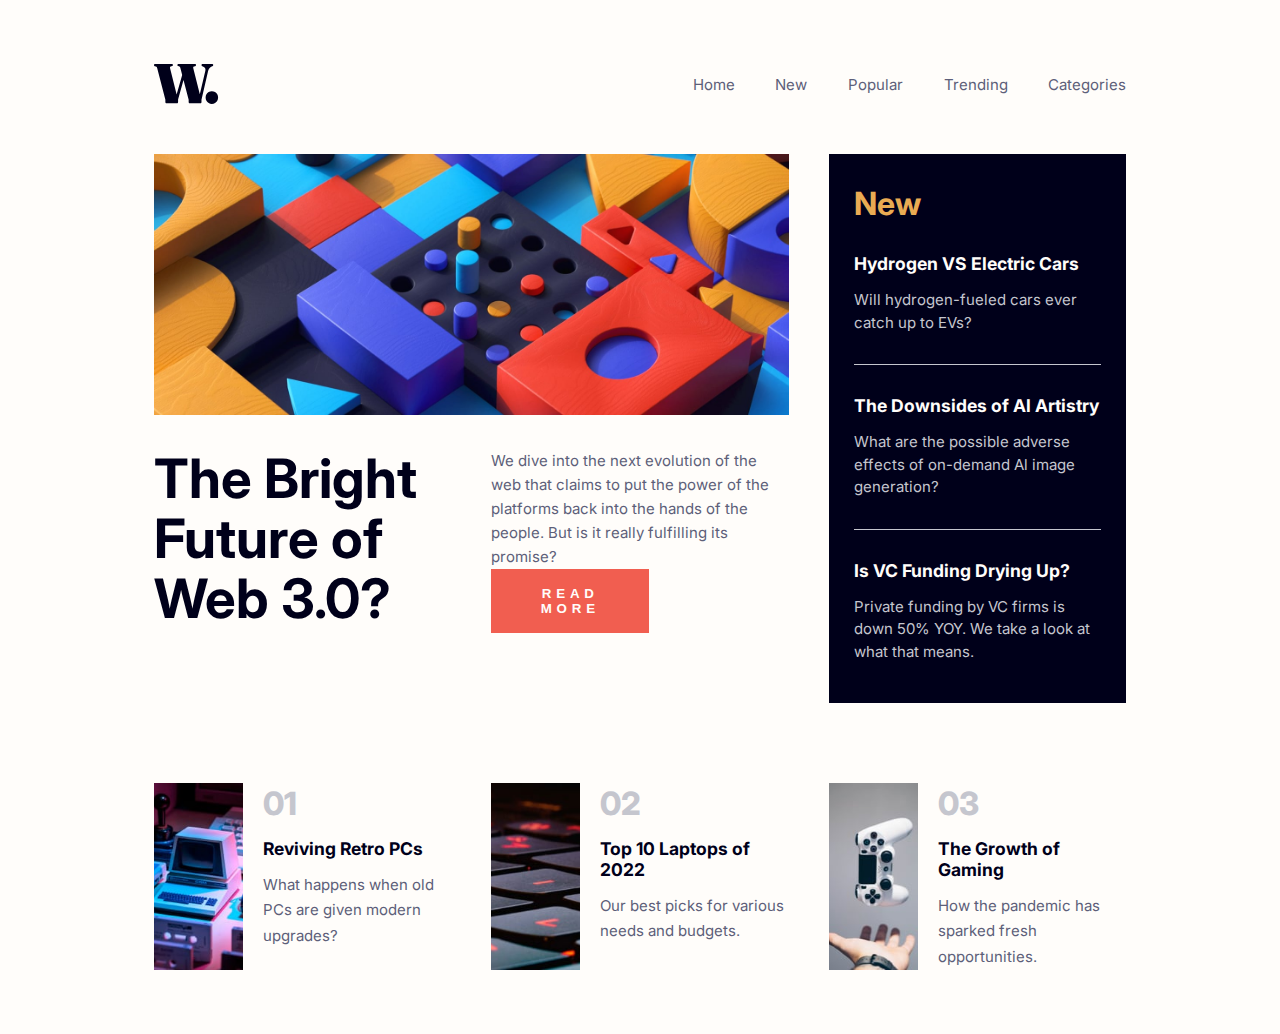
<file: index.html>
<!DOCTYPE html>
<html lang="en">
<head>
  <meta charset="UTF-8">
  <meta http-equiv="X-UA-Compatible" content="IE=edge">
  <meta name="viewport" content="width=device-width, initial-scale=1.0">
  <title>News Homepage</title>
  <link rel="preconnect" href="https://fonts.googleapis.com">
  <link rel="preconnect" href="https://fonts.gstatic.com" crossorigin>
  <link href="https://fonts.googleapis.com/css2?family=Inter:wght@400;700;800&display=swap" rel="stylesheet">

  <link rel="stylesheet" href="stylesheets/index.css">
</head>
<body>
  <div class="container">
    <nav class="nav-bar">
      <img class="logo" src="assets/logo.svg" alt="Newspaper Logo">
      <ul class="nav-links">
        <a href="javascript:void(0);" onclick="toggleMobileMenu()">
          <img class="icon-menu" src="assets/icon-menu.svg">
        </a>
        <li class="nav-link"><a href="">Home</a></li>
        <li class="nav-link"><a href="">New</a></li>
        <li class="nav-link"><a href="">Popular</a></li>
        <li class="nav-link"><a href="">Trending</a></li>
        <li class="nav-link"><a href="">Categories</a></li>
      </ul>
    </nav>
    <div class="wrapper">
      <div class="main-article-card">
        <picture>
          <source media="(max-width: 600px)" srcset="assets/image-web-3-mobile.jpg">
          <img class="banner" src="assets/image-web-3-desktop.jpg">
        </picture>
        <div class="main-article-card-footer">
          <h1>The Bright Future of Web 3.0?</h1>
          <div class="description-container">
            <p>We dive into the next evolution of the web that claims to put the power of the platforms back into the hands of the people. But is it really fulfilling its promise?</p>
            <button class="btn-pink">Read more</button>
          </div>
        </div>
      </div>
      <div class="new-articles-container">
        <h2>New</h2>
        <div class="new-article">
          <a href="">Hydrogen VS Electric Cars</a>
          <p>Will hydrogen-fueled cars ever catch up to EVs?</p>
        </div>
        <div class="new-article">
          <a href="">The Downsides of Al Artistry</a>
          <p>What are the possible adverse effects of on-demand Al image generation?</p>
        </div>
        <div class="new-article">
          <a href="">Is VC Funding Drying Up?</a>
          <p>Private funding by VC firms is down 50% YOY. We take a look at what that means.</p>
        </div>
      </div>
      <div class="article-card-container">
        <img src="assets/image-retro-pcs.jpg" alt="Image of retro PCs">
        <div class="article-card-info">
          <p class="number">01</p>
          <h3><a href="">Reviving Retro PCs</a></h3>
          <p class="article-card-desc">What happens when old PCs are given modern upgrades?</p>
        </div>
      </div>
      <div class="article-card-container">
        <img src="assets/image-top-laptops.jpg" alt="Image of retro PCs">
        <div class="article-card-info">
          <p class="number">02</p>
          <h3><a href="">Top 10 Laptops of 2022</a></h3>
          <p class="article-card-desc">Our best picks for various needs and budgets.</p>
        </div>
      </div>
      <div class="article-card-container">
        <img src="assets/image-gaming-growth.jpg" alt="Image of retro PCs">
        <div class="article-card-info">
          <p class="number">03</p>
          <h3><a href="">The Growth of Gaming</a></h3>
          <p class="article-card-desc">How the pandemic has sparked fresh opportunities.</p>
        </div>
      </div>
    </div>
  </div>
  <div class="background-dark"></div>
<script src="javascript/index.js"></script>
</body>
</html>
</file>
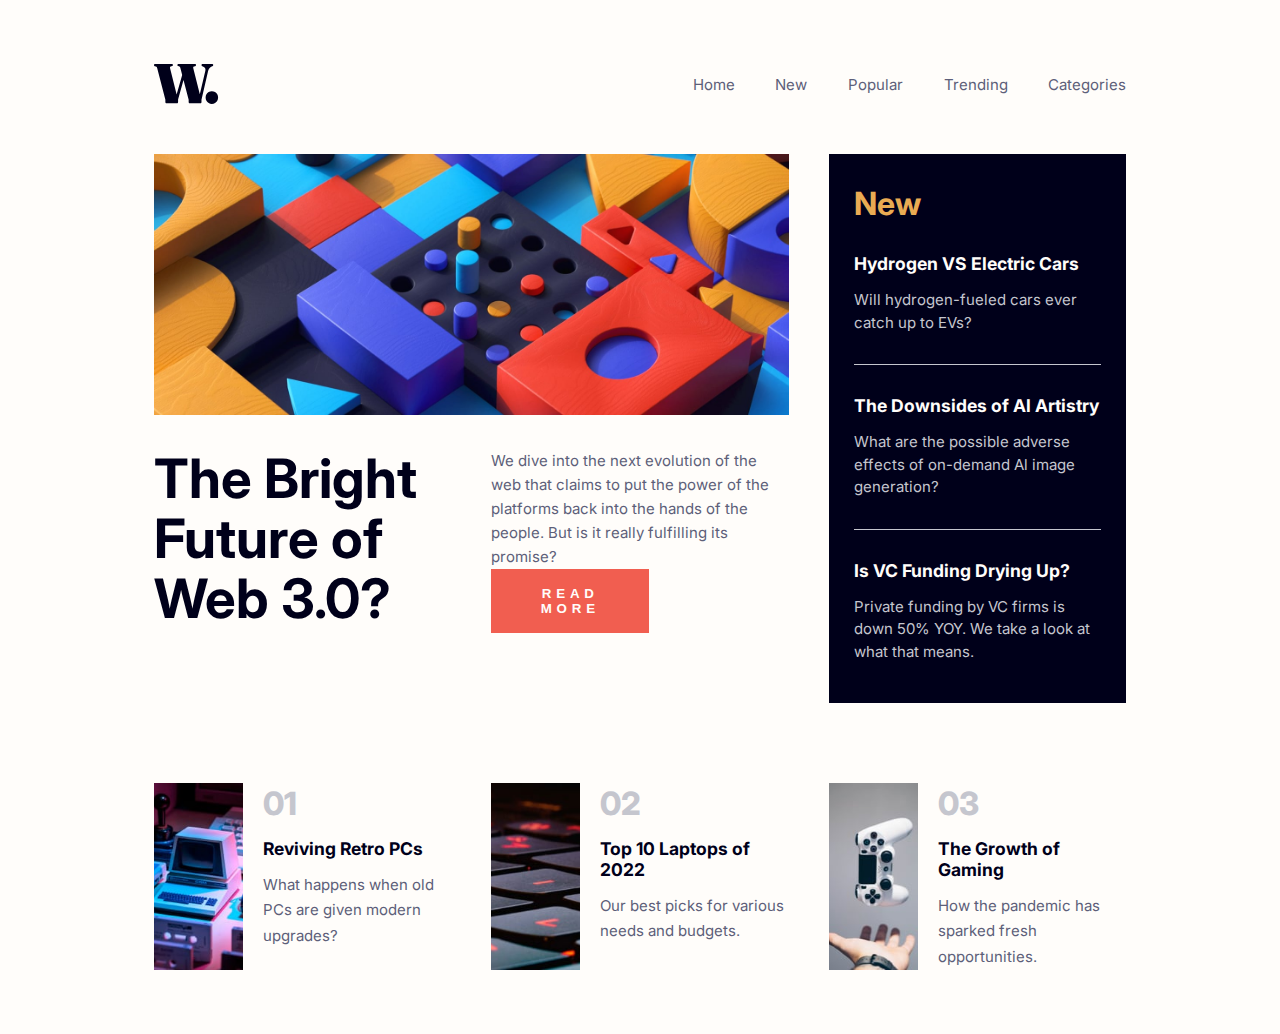
<file: layout/index.html>
<!DOCTYPE html>
<html lang="en">
<head>
  <meta charset="UTF-8">
  <meta http-equiv="X-UA-Compatible" content="IE=edge">
  <meta name="viewport" content="width=device-width, initial-scale=1.0">
  <title>News Homepage</title>
  <link rel="preconnect" href="https://fonts.googleapis.com">
  <link rel="preconnect" href="https://fonts.gstatic.com" crossorigin>
  <link href="https://fonts.googleapis.com/css2?family=Inter:wght@400;700;800&display=swap" rel="stylesheet">

  <link rel="stylesheet" href="../stylesheets/index.css">
</head>
<body>
  <div class="container">
    <nav class="nav-bar">
      <img class="logo" src="../assets/logo.svg" alt="Newspaper Logo">
      <ul class="nav-links">
        <a href="javascript:void(0);" onclick="toggleMobileMenu()">
          <img class="icon-menu" src="../assets/icon-menu.svg">
        </a>
        <li class="nav-link"><a href="">Home</a></li>
        <li class="nav-link"><a href="">New</a></li>
        <li class="nav-link"><a href="">Popular</a></li>
        <li class="nav-link"><a href="">Trending</a></li>
        <li class="nav-link"><a href="">Categories</a></li>
      </ul>
    </nav>
    <div class="wrapper">
      <div class="main-article-card">
        <picture>
          <source media="(max-width: 600px)" srcset="../assets/image-web-3-mobile.jpg">
          <img class="banner" src="../assets/image-web-3-desktop.jpg">
        </picture>
        <div class="main-article-card-footer">
          <h1>The Bright Future of Web 3.0?</h1>
          <div class="description-container">
            <p>We dive into the next evolution of the web that claims to put the power of the platforms back into the hands of the people. But is it really fulfilling its promise?</p>
            <button class="btn-pink">Read more</button>
          </div>
        </div>
      </div>
      <div class="new-articles-container">
        <h2>New</h2>
        <div class="new-article">
          <a href="">Hydrogen VS Electric Cars</a>
          <p>Will hydrogen-fueled cars ever catch up to EVs?</p>
        </div>
        <div class="new-article">
          <a href="">The Downsides of Al Artistry</a>
          <p>What are the possible adverse effects of on-demand Al image generation?</p>
        </div>
        <div class="new-article">
          <a href="">Is VC Funding Drying Up?</a>
          <p>Private funding by VC firms is down 50% YOY. We take a look at what that means.</p>
        </div>
      </div>
      <div class="article-card-container">
        <img src="../assets/image-retro-pcs.jpg" alt="Image of retro PCs">
        <div class="article-card-info">
          <p class="number">01</p>
          <h3><a href="">Reviving Retro PCs</a></h3>
          <p class="article-card-desc">What happens when old PCs are given modern upgrades?</p>
        </div>
      </div>
      <div class="article-card-container">
        <img src="../assets/image-top-laptops.jpg" alt="Image of retro PCs">
        <div class="article-card-info">
          <p class="number">02</p>
          <h3><a href="">Top 10 Laptops of 2022</a></h3>
          <p class="article-card-desc">Our best picks for various needs and budgets.</p>
        </div>
      </div>
      <div class="article-card-container">
        <img src="../assets/image-gaming-growth.jpg" alt="Image of retro PCs">
        <div class="article-card-info">
          <p class="number">03</p>
          <h3><a href="">The Growth of Gaming</a></h3>
          <p class="article-card-desc">How the pandemic has sparked fresh opportunities.</p>
        </div>
      </div>
    </div>
  </div>
  <div class="background-dark"></div>
<script src="../javascript/index.js"></script>
</body>
</html>
</file>
<file: stylesheets/index.css>
@import "components/article-card.css";
@import "components/button.css";
@import "components/main-article.css";
@import "components/main-page.css";
@import "components/navbar.css";
@import "components/new.css";
</file>
